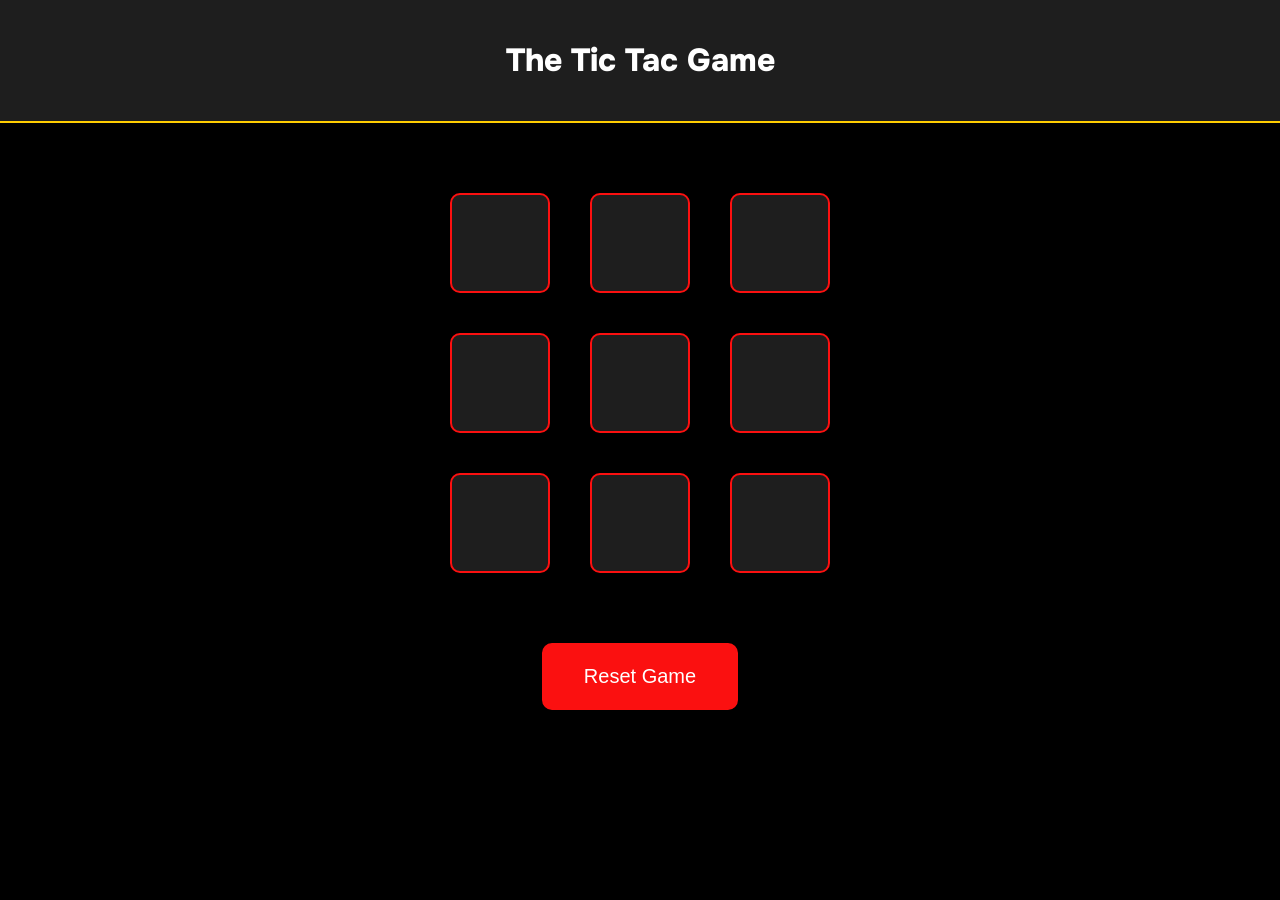
<file: index.html>
<!DOCTYPE html>
<html lang="en">
  <head>
    <meta charset="UTF-8" />
    <meta http-equiv="X-UA-Compatible" content="IE=edge" />
    <meta name="viewport" content="width=device-width, initial-scale=1.0" />
    <link rel="stylesheet" href="style.css" />
    <link rel="stylesheet" href="onest-font/stylesheet.css" />
    <title>Document</title>
  </head>
  <body>
    <div class="heading">
      <h1>The Tic Tac Game</h1>
    </div>
    <div class="main-tic-tac">
      <div class="winner-content">
        <p class="win-ply"></p>
        <button class="new-game">New Game</button>
      </div>
      <div class="container">
        <div class="main-game">
          <button class="boxs box-1"></button>
          <button class="boxs box-2"></button>
          <button class="boxs box-3"></button>
          <button class="boxs box-4"></button>
          <button class="boxs box-5"></button>
          <button class="boxs box-6"></button>
          <button class="boxs box-7"></button>
          <button class="boxs box-8"></button>
          <button class="boxs box-9"></button>
        </div>
        <div class="btn-wapper"><button class="reset">Reset Game</button></div>
      </div>
    </div>
    <script src="custom.js"></script>
  </body>
</html>
</file>
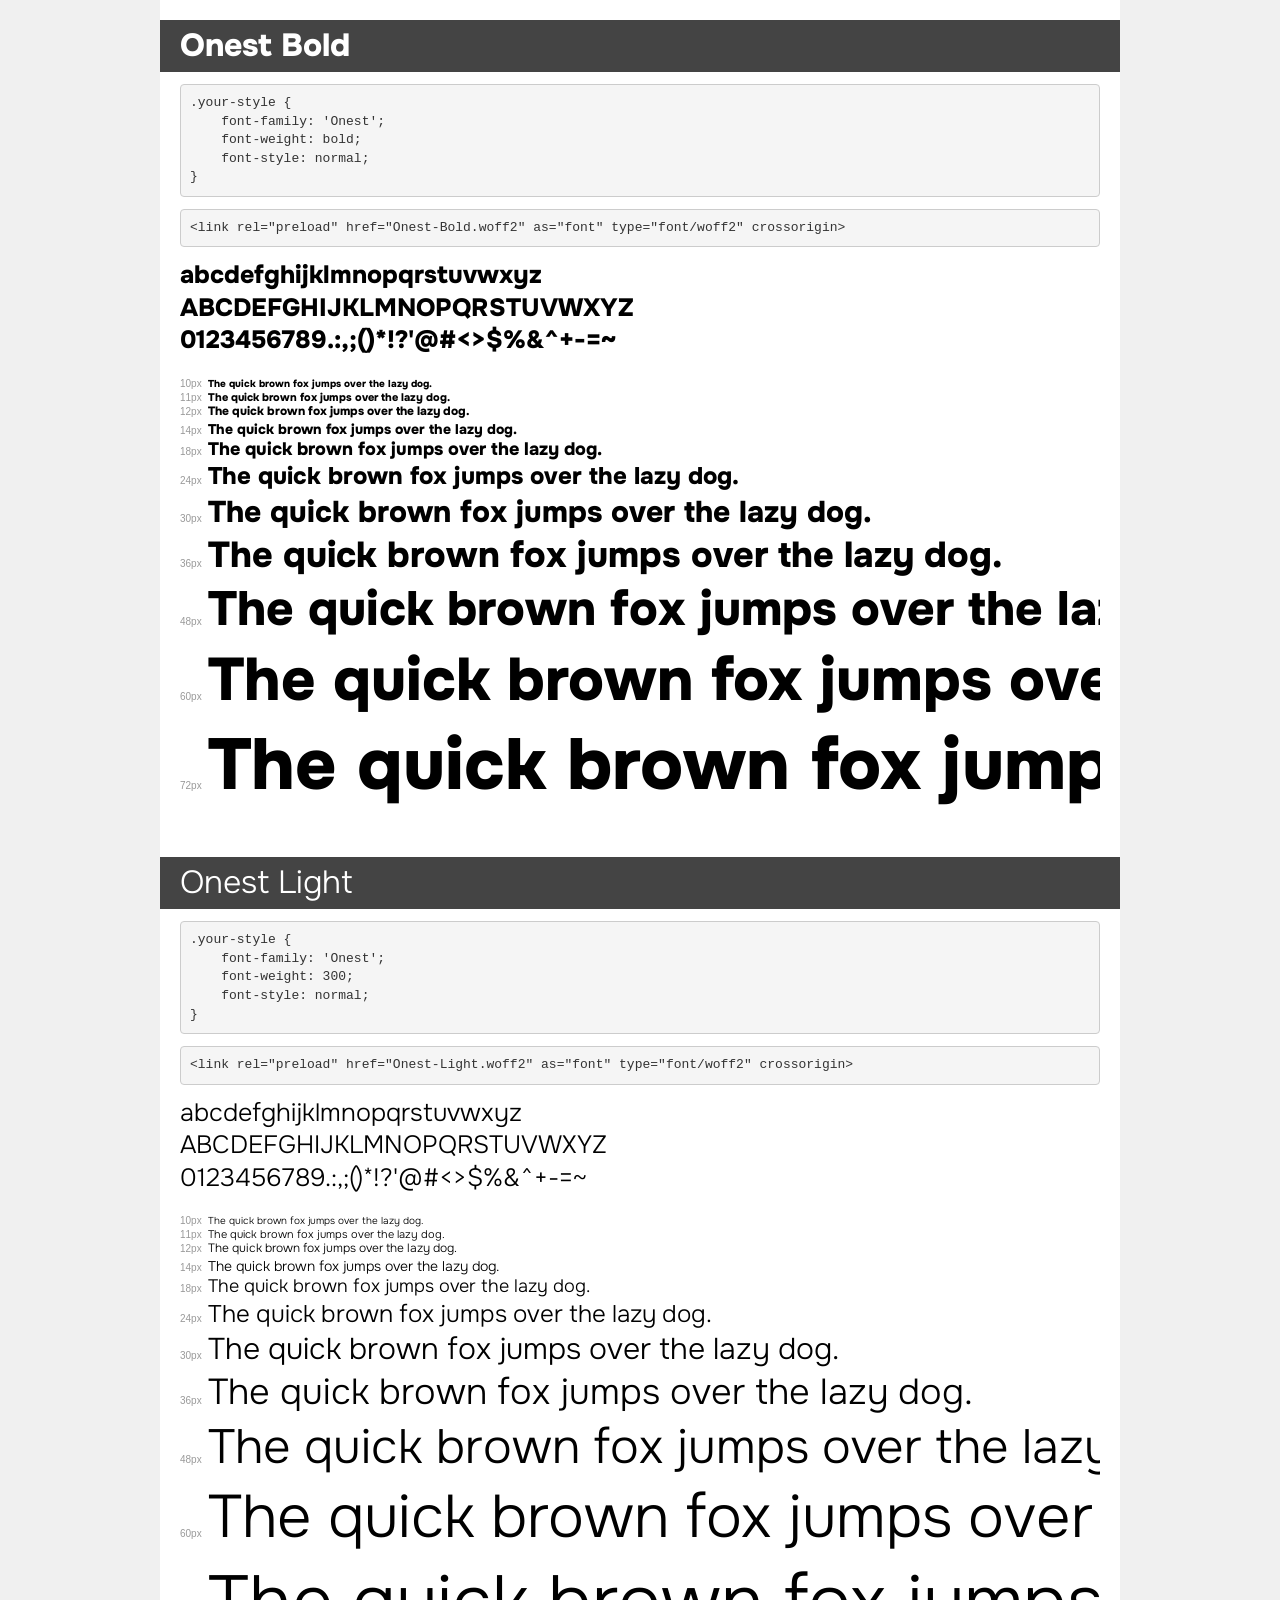
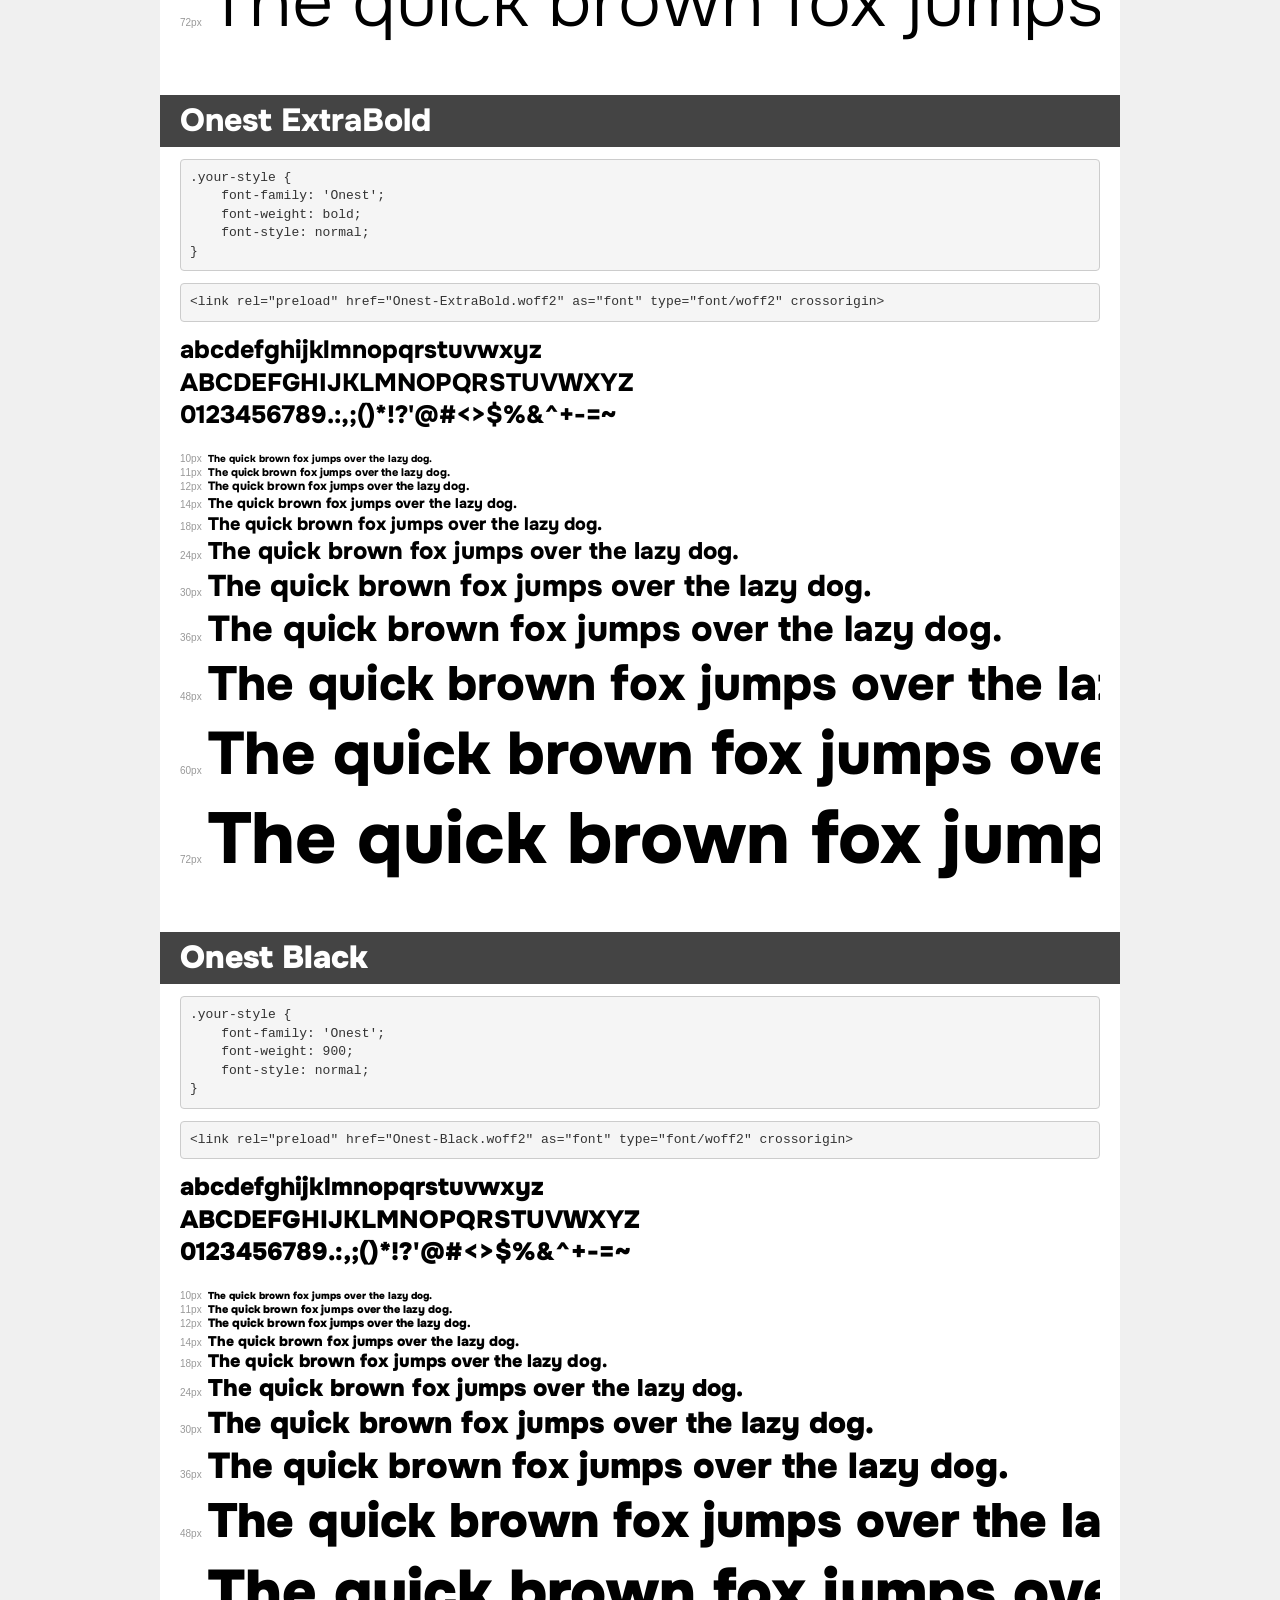
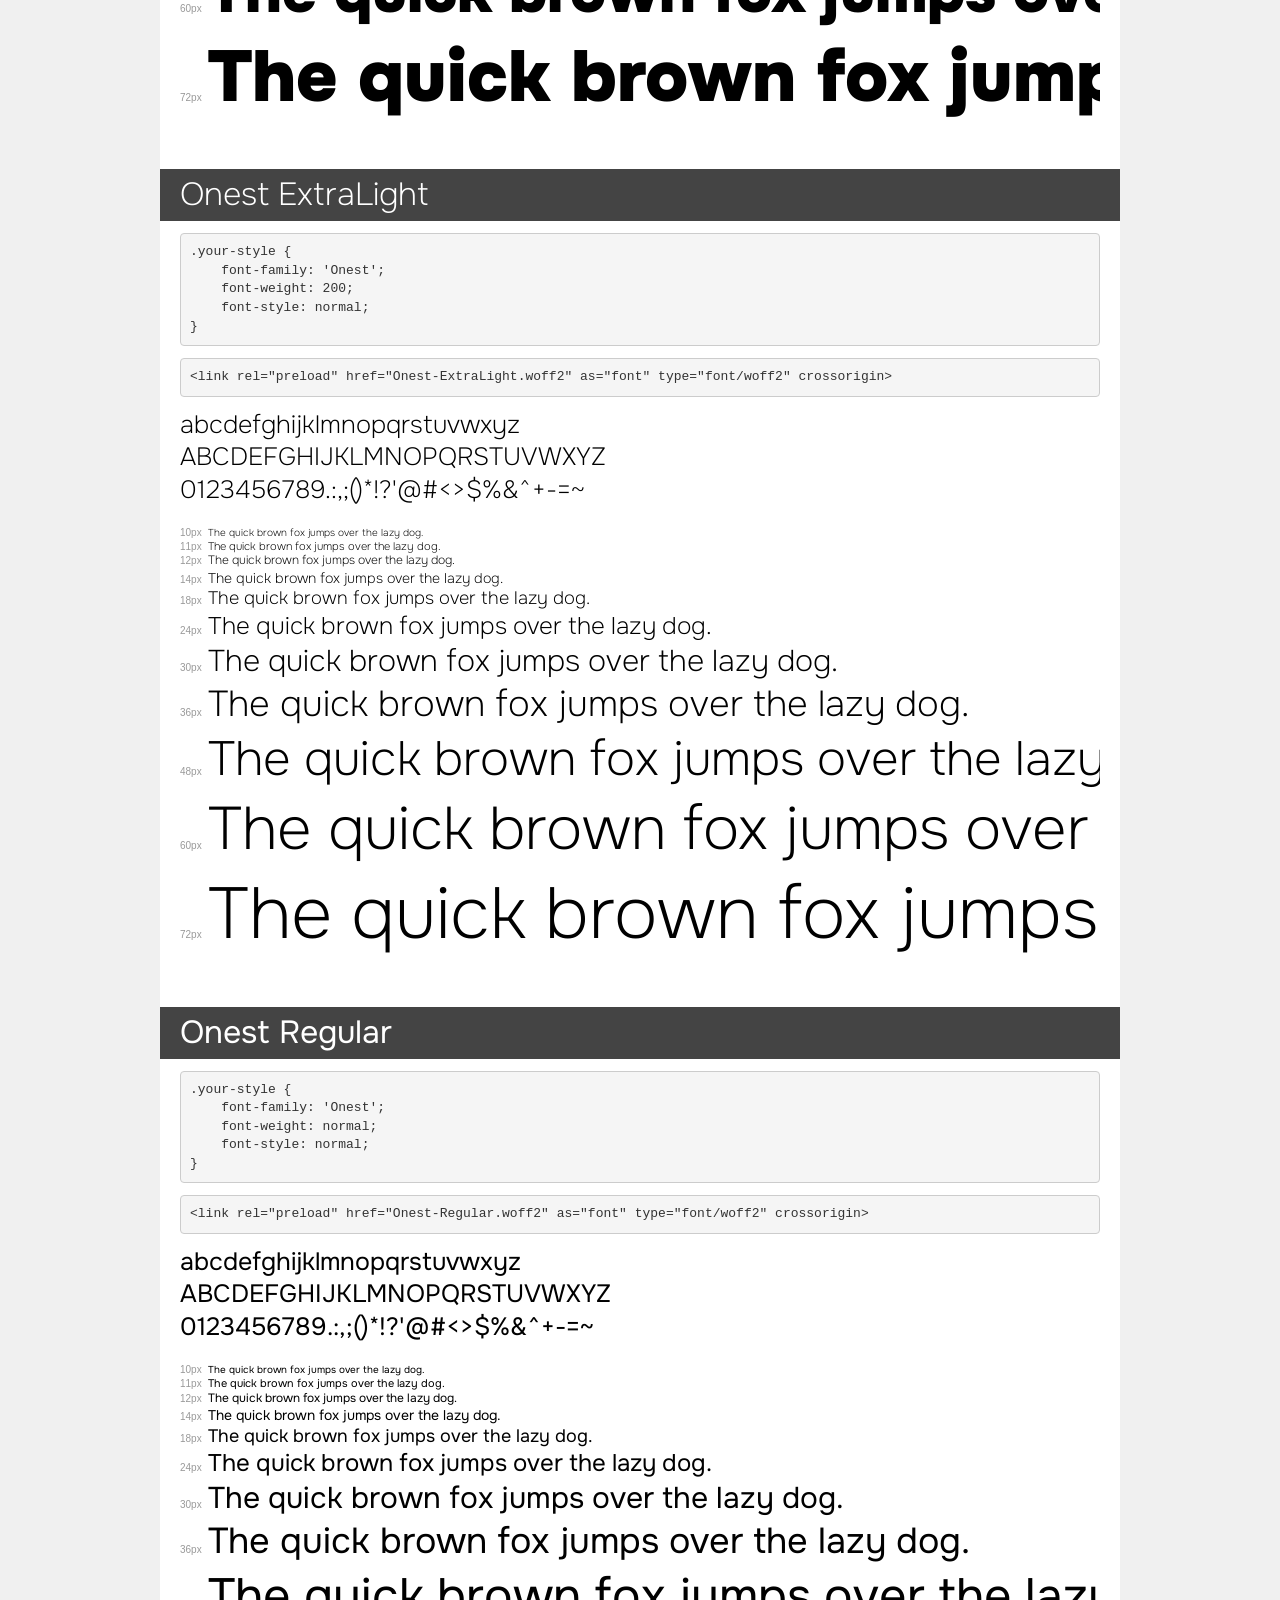
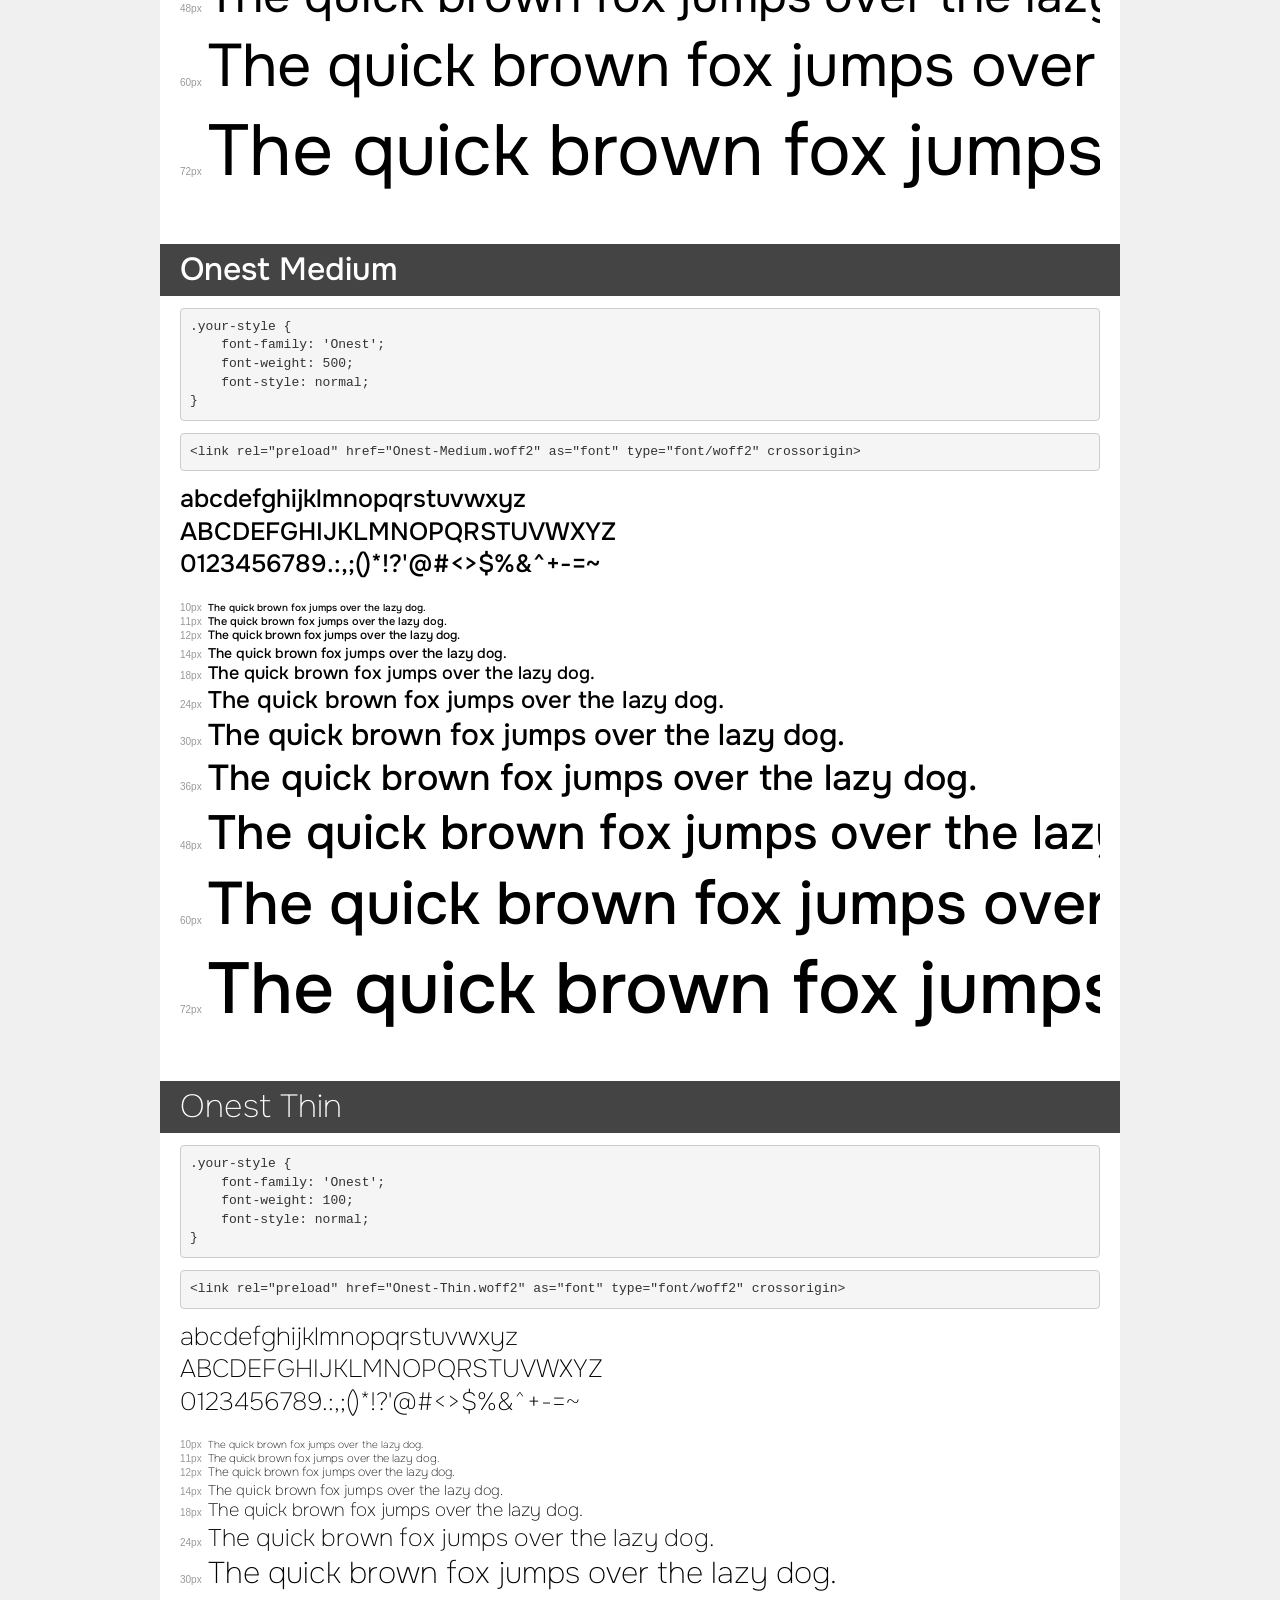
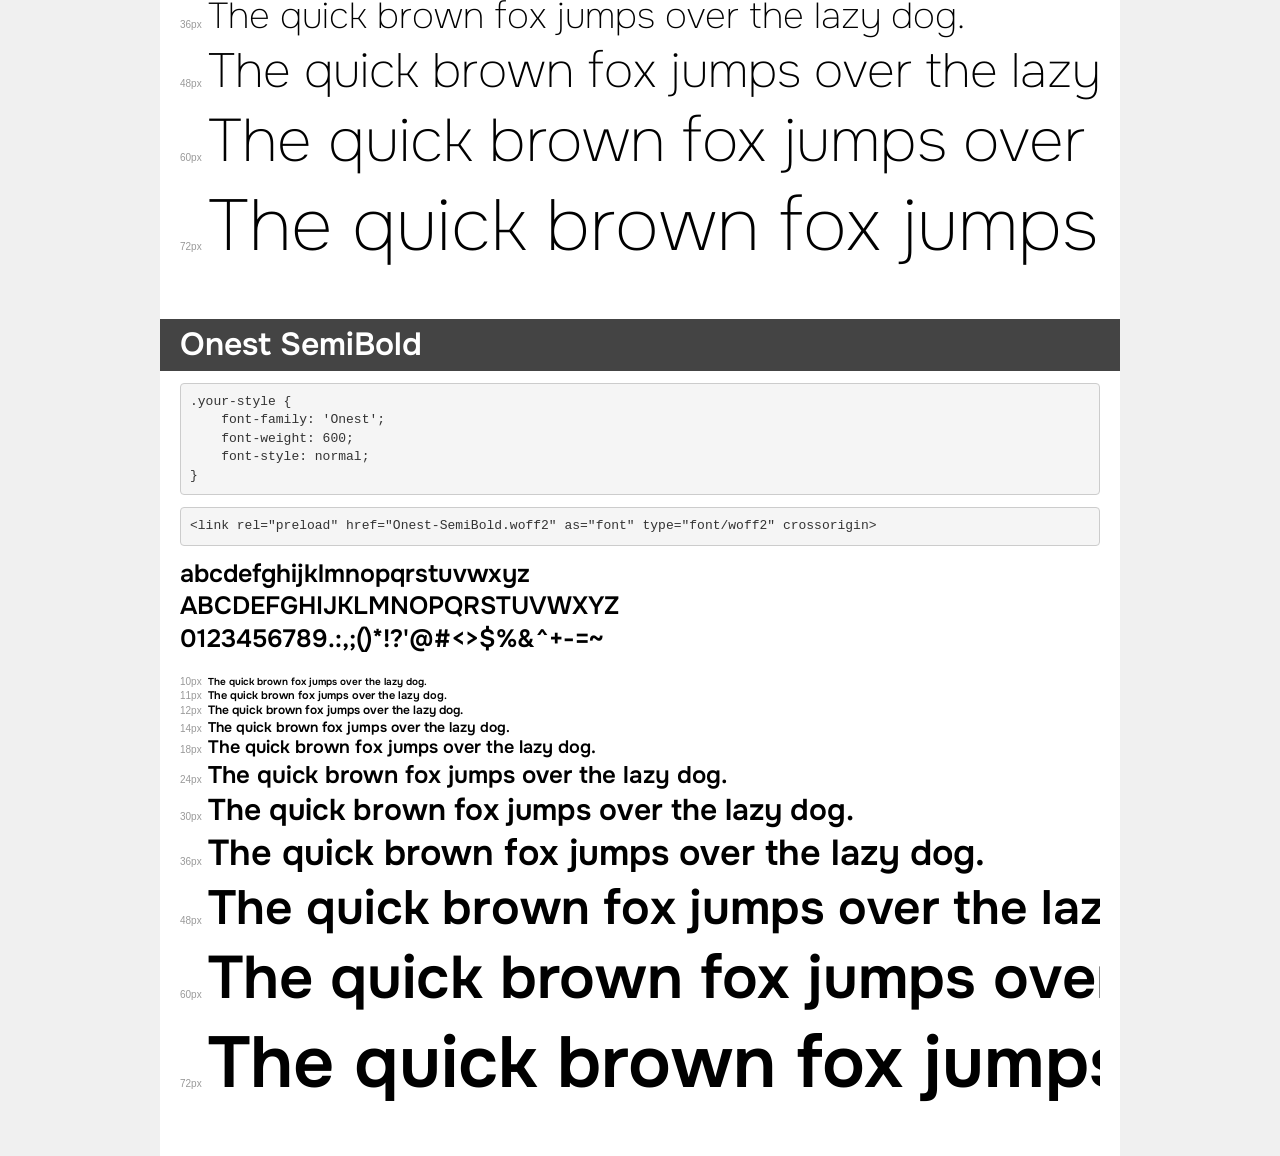
<file: onest-font/demo.html>
<!DOCTYPE html>
<html lang="en">
<head>
    <meta charset="utf-8">
    <meta http-equiv="X-UA-Compatible" content="IE=edge">
    <meta name="viewport" content="width=device-width, initial-scale=1">
    <meta name="robots" content="noindex, noarchive">
    <meta name="format-detection" content="telephone=no">
    <title>Transfonter demo</title>
    <link href="stylesheet.css" rel="stylesheet">
    <style>
        /*
        http://meyerweb.com/eric/tools/css/reset/
        v2.0 | 20110126
        License: none (public domain)
        */
        html, body, div, span, applet, object, iframe,
        h1, h2, h3, h4, h5, h6, p, blockquote, pre,
        a, abbr, acronym, address, big, cite, code,
        del, dfn, em, img, ins, kbd, q, s, samp,
        small, strike, strong, sub, sup, tt, var,
        b, u, i, center,
        dl, dt, dd, ol, ul, li,
        fieldset, form, label, legend,
        table, caption, tbody, tfoot, thead, tr, th, td,
        article, aside, canvas, details, embed,
        figure, figcaption, footer, header, hgroup,
        menu, nav, output, ruby, section, summary,
        time, mark, audio, video {
            margin: 0;
            padding: 0;
            border: 0;
            font-size: 100%;
            font: inherit;
            vertical-align: baseline;
        }
        /* HTML5 display-role reset for older browsers */
        article, aside, details, figcaption, figure,
        footer, header, hgroup, menu, nav, section {
            display: block;
        }
        body {
            line-height: 1;
        }
        ol, ul {
            list-style: none;
        }
        blockquote, q {
            quotes: none;
        }
        blockquote:before, blockquote:after,
        q:before, q:after {
            content: '';
            content: none;
        }
        table {
            border-collapse: collapse;
            border-spacing: 0;
        }
        /* demo styles */
        body {
            background: #f0f0f0;
            color: #000;
        }
        .page {
            background: #fff;
            width: 920px;
            margin: 0 auto;
            padding: 20px 20px 0 20px;
            overflow: hidden;
        }
        .font-container {
            overflow-x: auto;
            overflow-y: hidden;
            margin-bottom: 40px;
            line-height: 1.3;
            white-space: nowrap;
            padding-bottom: 5px;
        }
        h1 {
            position: relative;
            background: #444;
            font-size: 32px;
            color: #fff;
            padding: 10px 20px;
            margin: 0 -20px 12px -20px;
        }
        .letters {
            font-size: 25px;
            margin-bottom: 20px;
        }
        .s10:before {
            content: '10px';
        }
        .s11:before {
            content: '11px';
        }
        .s12:before {
            content: '12px';
        }
        .s14:before {
            content: '14px';
        }
        .s18:before {
            content: '18px';
        }
        .s24:before {
            content: '24px';
        }
        .s30:before {
            content: '30px';
        }
        .s36:before {
            content: '36px';
        }
        .s48:before {
            content: '48px';
        }
        .s60:before {
            content: '60px';
        }
        .s72:before {
            content: '72px';
        }
        .s10:before, .s11:before, .s12:before, .s14:before,
        .s18:before, .s24:before, .s30:before, .s36:before,
        .s48:before, .s60:before, .s72:before {
            font-family: Arial, sans-serif;
            font-size: 10px;
            font-weight: normal;
            font-style: normal;
            color: #999;
            padding-right: 6px;
        }
        pre {
            display: block;
            padding: 9px;
            margin: 0 0 12px;
            font-family: Monaco, Menlo, Consolas, "Courier New", monospace;
            font-size: 13px;
            line-height: 1.428571429;
            color: #333;
            font-weight: normal;
            font-style: normal;
            background-color: #f5f5f5;
            border: 1px solid #ccc;
            overflow-x: auto;
            border-radius: 4px;
        }
        /* responsive */
        @media (max-width: 959px) {
            .page {
                width: auto;
                margin: 0;
            }
        }
    </style>
</head>
<body>
<div class="page">
    <div class="demo">
        <h1 style="font-family: 'Onest'; font-weight: bold; font-style: normal;">Onest Bold</h1>
        <pre title="Usage">.your-style {
    font-family: 'Onest';
    font-weight: bold;
    font-style: normal;
}</pre>
        <pre title="Preload (optional)">
&lt;link rel=&quot;preload&quot; href=&quot;Onest-Bold.woff2&quot; as=&quot;font&quot; type=&quot;font/woff2&quot; crossorigin&gt;</pre>
        <div class="font-container" style="font-family: 'Onest'; font-weight: bold; font-style: normal;">
            <p class="letters">
                abcdefghijklmnopqrstuvwxyz<br>
ABCDEFGHIJKLMNOPQRSTUVWXYZ<br>
                0123456789.:,;()*!?'@#&lt;&gt;$%&^+-=~
            </p>
            <p class="s10" style="font-size: 10px;">The quick brown fox jumps over the lazy dog.</p>
            <p class="s11" style="font-size: 11px;">The quick brown fox jumps over the lazy dog.</p>
            <p class="s12" style="font-size: 12px;">The quick brown fox jumps over the lazy dog.</p>
            <p class="s14" style="font-size: 14px;">The quick brown fox jumps over the lazy dog.</p>
            <p class="s18" style="font-size: 18px;">The quick brown fox jumps over the lazy dog.</p>
            <p class="s24" style="font-size: 24px;">The quick brown fox jumps over the lazy dog.</p>
            <p class="s30" style="font-size: 30px;">The quick brown fox jumps over the lazy dog.</p>
            <p class="s36" style="font-size: 36px;">The quick brown fox jumps over the lazy dog.</p>
            <p class="s48" style="font-size: 48px;">The quick brown fox jumps over the lazy dog.</p>
            <p class="s60" style="font-size: 60px;">The quick brown fox jumps over the lazy dog.</p>
            <p class="s72" style="font-size: 72px;">The quick brown fox jumps over the lazy dog.</p>
        </div>
    </div>

    <div class="demo">
        <h1 style="font-family: 'Onest'; font-weight: 300; font-style: normal;">Onest Light</h1>
        <pre title="Usage">.your-style {
    font-family: 'Onest';
    font-weight: 300;
    font-style: normal;
}</pre>
        <pre title="Preload (optional)">
&lt;link rel=&quot;preload&quot; href=&quot;Onest-Light.woff2&quot; as=&quot;font&quot; type=&quot;font/woff2&quot; crossorigin&gt;</pre>
        <div class="font-container" style="font-family: 'Onest'; font-weight: 300; font-style: normal;">
            <p class="letters">
                abcdefghijklmnopqrstuvwxyz<br>
ABCDEFGHIJKLMNOPQRSTUVWXYZ<br>
                0123456789.:,;()*!?'@#&lt;&gt;$%&^+-=~
            </p>
            <p class="s10" style="font-size: 10px;">The quick brown fox jumps over the lazy dog.</p>
            <p class="s11" style="font-size: 11px;">The quick brown fox jumps over the lazy dog.</p>
            <p class="s12" style="font-size: 12px;">The quick brown fox jumps over the lazy dog.</p>
            <p class="s14" style="font-size: 14px;">The quick brown fox jumps over the lazy dog.</p>
            <p class="s18" style="font-size: 18px;">The quick brown fox jumps over the lazy dog.</p>
            <p class="s24" style="font-size: 24px;">The quick brown fox jumps over the lazy dog.</p>
            <p class="s30" style="font-size: 30px;">The quick brown fox jumps over the lazy dog.</p>
            <p class="s36" style="font-size: 36px;">The quick brown fox jumps over the lazy dog.</p>
            <p class="s48" style="font-size: 48px;">The quick brown fox jumps over the lazy dog.</p>
            <p class="s60" style="font-size: 60px;">The quick brown fox jumps over the lazy dog.</p>
            <p class="s72" style="font-size: 72px;">The quick brown fox jumps over the lazy dog.</p>
        </div>
    </div>

    <div class="demo">
        <h1 style="font-family: 'Onest'; font-weight: bold; font-style: normal;">Onest ExtraBold</h1>
        <pre title="Usage">.your-style {
    font-family: 'Onest';
    font-weight: bold;
    font-style: normal;
}</pre>
        <pre title="Preload (optional)">
&lt;link rel=&quot;preload&quot; href=&quot;Onest-ExtraBold.woff2&quot; as=&quot;font&quot; type=&quot;font/woff2&quot; crossorigin&gt;</pre>
        <div class="font-container" style="font-family: 'Onest'; font-weight: bold; font-style: normal;">
            <p class="letters">
                abcdefghijklmnopqrstuvwxyz<br>
ABCDEFGHIJKLMNOPQRSTUVWXYZ<br>
                0123456789.:,;()*!?'@#&lt;&gt;$%&^+-=~
            </p>
            <p class="s10" style="font-size: 10px;">The quick brown fox jumps over the lazy dog.</p>
            <p class="s11" style="font-size: 11px;">The quick brown fox jumps over the lazy dog.</p>
            <p class="s12" style="font-size: 12px;">The quick brown fox jumps over the lazy dog.</p>
            <p class="s14" style="font-size: 14px;">The quick brown fox jumps over the lazy dog.</p>
            <p class="s18" style="font-size: 18px;">The quick brown fox jumps over the lazy dog.</p>
            <p class="s24" style="font-size: 24px;">The quick brown fox jumps over the lazy dog.</p>
            <p class="s30" style="font-size: 30px;">The quick brown fox jumps over the lazy dog.</p>
            <p class="s36" style="font-size: 36px;">The quick brown fox jumps over the lazy dog.</p>
            <p class="s48" style="font-size: 48px;">The quick brown fox jumps over the lazy dog.</p>
            <p class="s60" style="font-size: 60px;">The quick brown fox jumps over the lazy dog.</p>
            <p class="s72" style="font-size: 72px;">The quick brown fox jumps over the lazy dog.</p>
        </div>
    </div>

    <div class="demo">
        <h1 style="font-family: 'Onest'; font-weight: 900; font-style: normal;">Onest Black</h1>
        <pre title="Usage">.your-style {
    font-family: 'Onest';
    font-weight: 900;
    font-style: normal;
}</pre>
        <pre title="Preload (optional)">
&lt;link rel=&quot;preload&quot; href=&quot;Onest-Black.woff2&quot; as=&quot;font&quot; type=&quot;font/woff2&quot; crossorigin&gt;</pre>
        <div class="font-container" style="font-family: 'Onest'; font-weight: 900; font-style: normal;">
            <p class="letters">
                abcdefghijklmnopqrstuvwxyz<br>
ABCDEFGHIJKLMNOPQRSTUVWXYZ<br>
                0123456789.:,;()*!?'@#&lt;&gt;$%&^+-=~
            </p>
            <p class="s10" style="font-size: 10px;">The quick brown fox jumps over the lazy dog.</p>
            <p class="s11" style="font-size: 11px;">The quick brown fox jumps over the lazy dog.</p>
            <p class="s12" style="font-size: 12px;">The quick brown fox jumps over the lazy dog.</p>
            <p class="s14" style="font-size: 14px;">The quick brown fox jumps over the lazy dog.</p>
            <p class="s18" style="font-size: 18px;">The quick brown fox jumps over the lazy dog.</p>
            <p class="s24" style="font-size: 24px;">The quick brown fox jumps over the lazy dog.</p>
            <p class="s30" style="font-size: 30px;">The quick brown fox jumps over the lazy dog.</p>
            <p class="s36" style="font-size: 36px;">The quick brown fox jumps over the lazy dog.</p>
            <p class="s48" style="font-size: 48px;">The quick brown fox jumps over the lazy dog.</p>
            <p class="s60" style="font-size: 60px;">The quick brown fox jumps over the lazy dog.</p>
            <p class="s72" style="font-size: 72px;">The quick brown fox jumps over the lazy dog.</p>
        </div>
    </div>

    <div class="demo">
        <h1 style="font-family: 'Onest'; font-weight: 200; font-style: normal;">Onest ExtraLight</h1>
        <pre title="Usage">.your-style {
    font-family: 'Onest';
    font-weight: 200;
    font-style: normal;
}</pre>
        <pre title="Preload (optional)">
&lt;link rel=&quot;preload&quot; href=&quot;Onest-ExtraLight.woff2&quot; as=&quot;font&quot; type=&quot;font/woff2&quot; crossorigin&gt;</pre>
        <div class="font-container" style="font-family: 'Onest'; font-weight: 200; font-style: normal;">
            <p class="letters">
                abcdefghijklmnopqrstuvwxyz<br>
ABCDEFGHIJKLMNOPQRSTUVWXYZ<br>
                0123456789.:,;()*!?'@#&lt;&gt;$%&^+-=~
            </p>
            <p class="s10" style="font-size: 10px;">The quick brown fox jumps over the lazy dog.</p>
            <p class="s11" style="font-size: 11px;">The quick brown fox jumps over the lazy dog.</p>
            <p class="s12" style="font-size: 12px;">The quick brown fox jumps over the lazy dog.</p>
            <p class="s14" style="font-size: 14px;">The quick brown fox jumps over the lazy dog.</p>
            <p class="s18" style="font-size: 18px;">The quick brown fox jumps over the lazy dog.</p>
            <p class="s24" style="font-size: 24px;">The quick brown fox jumps over the lazy dog.</p>
            <p class="s30" style="font-size: 30px;">The quick brown fox jumps over the lazy dog.</p>
            <p class="s36" style="font-size: 36px;">The quick brown fox jumps over the lazy dog.</p>
            <p class="s48" style="font-size: 48px;">The quick brown fox jumps over the lazy dog.</p>
            <p class="s60" style="font-size: 60px;">The quick brown fox jumps over the lazy dog.</p>
            <p class="s72" style="font-size: 72px;">The quick brown fox jumps over the lazy dog.</p>
        </div>
    </div>

    <div class="demo">
        <h1 style="font-family: 'Onest'; font-weight: normal; font-style: normal;">Onest Regular</h1>
        <pre title="Usage">.your-style {
    font-family: 'Onest';
    font-weight: normal;
    font-style: normal;
}</pre>
        <pre title="Preload (optional)">
&lt;link rel=&quot;preload&quot; href=&quot;Onest-Regular.woff2&quot; as=&quot;font&quot; type=&quot;font/woff2&quot; crossorigin&gt;</pre>
        <div class="font-container" style="font-family: 'Onest'; font-weight: normal; font-style: normal;">
            <p class="letters">
                abcdefghijklmnopqrstuvwxyz<br>
ABCDEFGHIJKLMNOPQRSTUVWXYZ<br>
                0123456789.:,;()*!?'@#&lt;&gt;$%&^+-=~
            </p>
            <p class="s10" style="font-size: 10px;">The quick brown fox jumps over the lazy dog.</p>
            <p class="s11" style="font-size: 11px;">The quick brown fox jumps over the lazy dog.</p>
            <p class="s12" style="font-size: 12px;">The quick brown fox jumps over the lazy dog.</p>
            <p class="s14" style="font-size: 14px;">The quick brown fox jumps over the lazy dog.</p>
            <p class="s18" style="font-size: 18px;">The quick brown fox jumps over the lazy dog.</p>
            <p class="s24" style="font-size: 24px;">The quick brown fox jumps over the lazy dog.</p>
            <p class="s30" style="font-size: 30px;">The quick brown fox jumps over the lazy dog.</p>
            <p class="s36" style="font-size: 36px;">The quick brown fox jumps over the lazy dog.</p>
            <p class="s48" style="font-size: 48px;">The quick brown fox jumps over the lazy dog.</p>
            <p class="s60" style="font-size: 60px;">The quick brown fox jumps over the lazy dog.</p>
            <p class="s72" style="font-size: 72px;">The quick brown fox jumps over the lazy dog.</p>
        </div>
    </div>

    <div class="demo">
        <h1 style="font-family: 'Onest'; font-weight: 500; font-style: normal;">Onest Medium</h1>
        <pre title="Usage">.your-style {
    font-family: 'Onest';
    font-weight: 500;
    font-style: normal;
}</pre>
        <pre title="Preload (optional)">
&lt;link rel=&quot;preload&quot; href=&quot;Onest-Medium.woff2&quot; as=&quot;font&quot; type=&quot;font/woff2&quot; crossorigin&gt;</pre>
        <div class="font-container" style="font-family: 'Onest'; font-weight: 500; font-style: normal;">
            <p class="letters">
                abcdefghijklmnopqrstuvwxyz<br>
ABCDEFGHIJKLMNOPQRSTUVWXYZ<br>
                0123456789.:,;()*!?'@#&lt;&gt;$%&^+-=~
            </p>
            <p class="s10" style="font-size: 10px;">The quick brown fox jumps over the lazy dog.</p>
            <p class="s11" style="font-size: 11px;">The quick brown fox jumps over the lazy dog.</p>
            <p class="s12" style="font-size: 12px;">The quick brown fox jumps over the lazy dog.</p>
            <p class="s14" style="font-size: 14px;">The quick brown fox jumps over the lazy dog.</p>
            <p class="s18" style="font-size: 18px;">The quick brown fox jumps over the lazy dog.</p>
            <p class="s24" style="font-size: 24px;">The quick brown fox jumps over the lazy dog.</p>
            <p class="s30" style="font-size: 30px;">The quick brown fox jumps over the lazy dog.</p>
            <p class="s36" style="font-size: 36px;">The quick brown fox jumps over the lazy dog.</p>
            <p class="s48" style="font-size: 48px;">The quick brown fox jumps over the lazy dog.</p>
            <p class="s60" style="font-size: 60px;">The quick brown fox jumps over the lazy dog.</p>
            <p class="s72" style="font-size: 72px;">The quick brown fox jumps over the lazy dog.</p>
        </div>
    </div>

    <div class="demo">
        <h1 style="font-family: 'Onest'; font-weight: 100; font-style: normal;">Onest Thin</h1>
        <pre title="Usage">.your-style {
    font-family: 'Onest';
    font-weight: 100;
    font-style: normal;
}</pre>
        <pre title="Preload (optional)">
&lt;link rel=&quot;preload&quot; href=&quot;Onest-Thin.woff2&quot; as=&quot;font&quot; type=&quot;font/woff2&quot; crossorigin&gt;</pre>
        <div class="font-container" style="font-family: 'Onest'; font-weight: 100; font-style: normal;">
            <p class="letters">
                abcdefghijklmnopqrstuvwxyz<br>
ABCDEFGHIJKLMNOPQRSTUVWXYZ<br>
                0123456789.:,;()*!?'@#&lt;&gt;$%&^+-=~
            </p>
            <p class="s10" style="font-size: 10px;">The quick brown fox jumps over the lazy dog.</p>
            <p class="s11" style="font-size: 11px;">The quick brown fox jumps over the lazy dog.</p>
            <p class="s12" style="font-size: 12px;">The quick brown fox jumps over the lazy dog.</p>
            <p class="s14" style="font-size: 14px;">The quick brown fox jumps over the lazy dog.</p>
            <p class="s18" style="font-size: 18px;">The quick brown fox jumps over the lazy dog.</p>
            <p class="s24" style="font-size: 24px;">The quick brown fox jumps over the lazy dog.</p>
            <p class="s30" style="font-size: 30px;">The quick brown fox jumps over the lazy dog.</p>
            <p class="s36" style="font-size: 36px;">The quick brown fox jumps over the lazy dog.</p>
            <p class="s48" style="font-size: 48px;">The quick brown fox jumps over the lazy dog.</p>
            <p class="s60" style="font-size: 60px;">The quick brown fox jumps over the lazy dog.</p>
            <p class="s72" style="font-size: 72px;">The quick brown fox jumps over the lazy dog.</p>
        </div>
    </div>

    <div class="demo">
        <h1 style="font-family: 'Onest'; font-weight: 600; font-style: normal;">Onest SemiBold</h1>
        <pre title="Usage">.your-style {
    font-family: 'Onest';
    font-weight: 600;
    font-style: normal;
}</pre>
        <pre title="Preload (optional)">
&lt;link rel=&quot;preload&quot; href=&quot;Onest-SemiBold.woff2&quot; as=&quot;font&quot; type=&quot;font/woff2&quot; crossorigin&gt;</pre>
        <div class="font-container" style="font-family: 'Onest'; font-weight: 600; font-style: normal;">
            <p class="letters">
                abcdefghijklmnopqrstuvwxyz<br>
ABCDEFGHIJKLMNOPQRSTUVWXYZ<br>
                0123456789.:,;()*!?'@#&lt;&gt;$%&^+-=~
            </p>
            <p class="s10" style="font-size: 10px;">The quick brown fox jumps over the lazy dog.</p>
            <p class="s11" style="font-size: 11px;">The quick brown fox jumps over the lazy dog.</p>
            <p class="s12" style="font-size: 12px;">The quick brown fox jumps over the lazy dog.</p>
            <p class="s14" style="font-size: 14px;">The quick brown fox jumps over the lazy dog.</p>
            <p class="s18" style="font-size: 18px;">The quick brown fox jumps over the lazy dog.</p>
            <p class="s24" style="font-size: 24px;">The quick brown fox jumps over the lazy dog.</p>
            <p class="s30" style="font-size: 30px;">The quick brown fox jumps over the lazy dog.</p>
            <p class="s36" style="font-size: 36px;">The quick brown fox jumps over the lazy dog.</p>
            <p class="s48" style="font-size: 48px;">The quick brown fox jumps over the lazy dog.</p>
            <p class="s60" style="font-size: 60px;">The quick brown fox jumps over the lazy dog.</p>
            <p class="s72" style="font-size: 72px;">The quick brown fox jumps over the lazy dog.</p>
        </div>
    </div>

</div>
</body>
</html>
</file>
<file: style.css>
/* animation in css */
@keyframes glow {
  from {
    box-shadow: 0px 2px 14px 0px #efd569;
  }
  to {
    box-shadow: 0px 6px 20px 0px #efd569;
  }
}
@keyframes boxglow {
  from {
    box-shadow: 0px 0px 20px 0px #ec4141;
  }
  to {
    box-shadow: 0px 0px 20px 5px #ec4141;
  }
}
/* normal css */
body {
  margin: 0;
  padding: 0;
  font-family: "Onest";
  background-color: #000;
}
* {
  box-sizing: border-box;
}
.container {
  width: 1200px;
  max-width: 90%;
  margin: 0 auto;
}

/* main css start */
.heading {
  background-color: rgb(30, 30, 30);
  padding: 40px 0;
  border-bottom: 2px solid #ffce01;
  animation: glow 1s ease-in-out infinite alternate;
}
.heading h1 {
  color: #fff;
  text-align: center;
  margin: 0;
}
.main-tic-tac {
  padding: 50px 0;
}
.win-ply {
  text-align: center;
  padding: 20px 0;
  font-size: 25px;
  color: #fff;
}
.main-game {
  display: flex;
  flex-wrap: wrap;
  justify-content: center;
  width: 500px;
  margin: 0 auto;
}

.main-game .boxs {
  width: 100px;
  height: 100px;
  background-color: rgb(30, 30, 30);
  margin: 20px;
  border-radius: 10px;
  border: 2px solid #fb1010;
  animation: boxglow 1s ease-in-out infinite alternate;
  display: flex;
  justify-content: center;
  align-items: center;
  font-size: 40px;
  color: #fb1010;
}

.btn-wapper {
  display: flex;
  justify-content: center;
  margin-top: 50px;
}

button.reset,
.new-game {
  border: 2px solid #fb1010;
  background: #fb1010;
  color: #fff;
  padding: 20px 40px;
  font-size: 20px;
  border-radius: 10px;
  transition: all ease 0.5s;
}
button.reset:hover,
.new-game:hover {
  box-shadow: 0px 0px 20px 6px #ec4141;
}
.winner-content {
  text-align: center;
  margin-bottom: 30px;
  display: none;
}
</file>
<file: onest-font/stylesheet.css>
@font-face {
  font-family: "Onest";
  src: url("Onest-Bold.woff2") format("woff2"),
    url("Onest-Bold.woff") format("woff");
  font-weight: bold;
  font-style: normal;
  font-display: swap;
}

@font-face {
  font-family: "Onest";
  src: url("Onest-Light.woff2") format("woff2"),
    url("Onest-Light.woff") format("woff");
  font-weight: 300;
  font-style: normal;
  font-display: swap;
}

@font-face {
  font-family: "Onest";
  src: url("Onest-ExtraBold.woff2") format("woff2"),
    url("Onest-ExtraBold.woff") format("woff");
  font-weight: bold;
  font-style: normal;
  font-display: swap;
}

@font-face {
  font-family: "Onest";
  src: url("Onest-Black.woff2") format("woff2"),
    url("Onest-Black.woff") format("woff");
  font-weight: 900;
  font-style: normal;
  font-display: swap;
}

@font-face {
  font-family: "Onest";
  src: url("Onest-ExtraLight.woff2") format("woff2"),
    url("Onest-ExtraLight.woff") format("woff");
  font-weight: 200;
  font-style: normal;
  font-display: swap;
}

@font-face {
  font-family: "Onest";
  src: url("Onest-Regular.woff2") format("woff2"),
    url("Onest-Regular.woff") format("woff");
  font-weight: normal;
  font-style: normal;
  font-display: swap;
}

@font-face {
  font-family: "Onest";
  src: url("Onest-Medium.woff2") format("woff2"),
    url("Onest-Medium.woff") format("woff");
  font-weight: 500;
  font-style: normal;
  font-display: swap;
}

@font-face {
  font-family: "Onest";
  src: url("Onest-Thin.woff2") format("woff2"),
    url("Onest-Thin.woff") format("woff");
  font-weight: 100;
  font-style: normal;
  font-display: swap;
}

@font-face {
  font-family: "Onest";
  src: url("Onest-SemiBold.woff2") format("woff2"),
    url("Onest-SemiBold.woff") format("woff");
  font-weight: 600;
  font-style: normal;
  font-display: swap;
}
</file>
